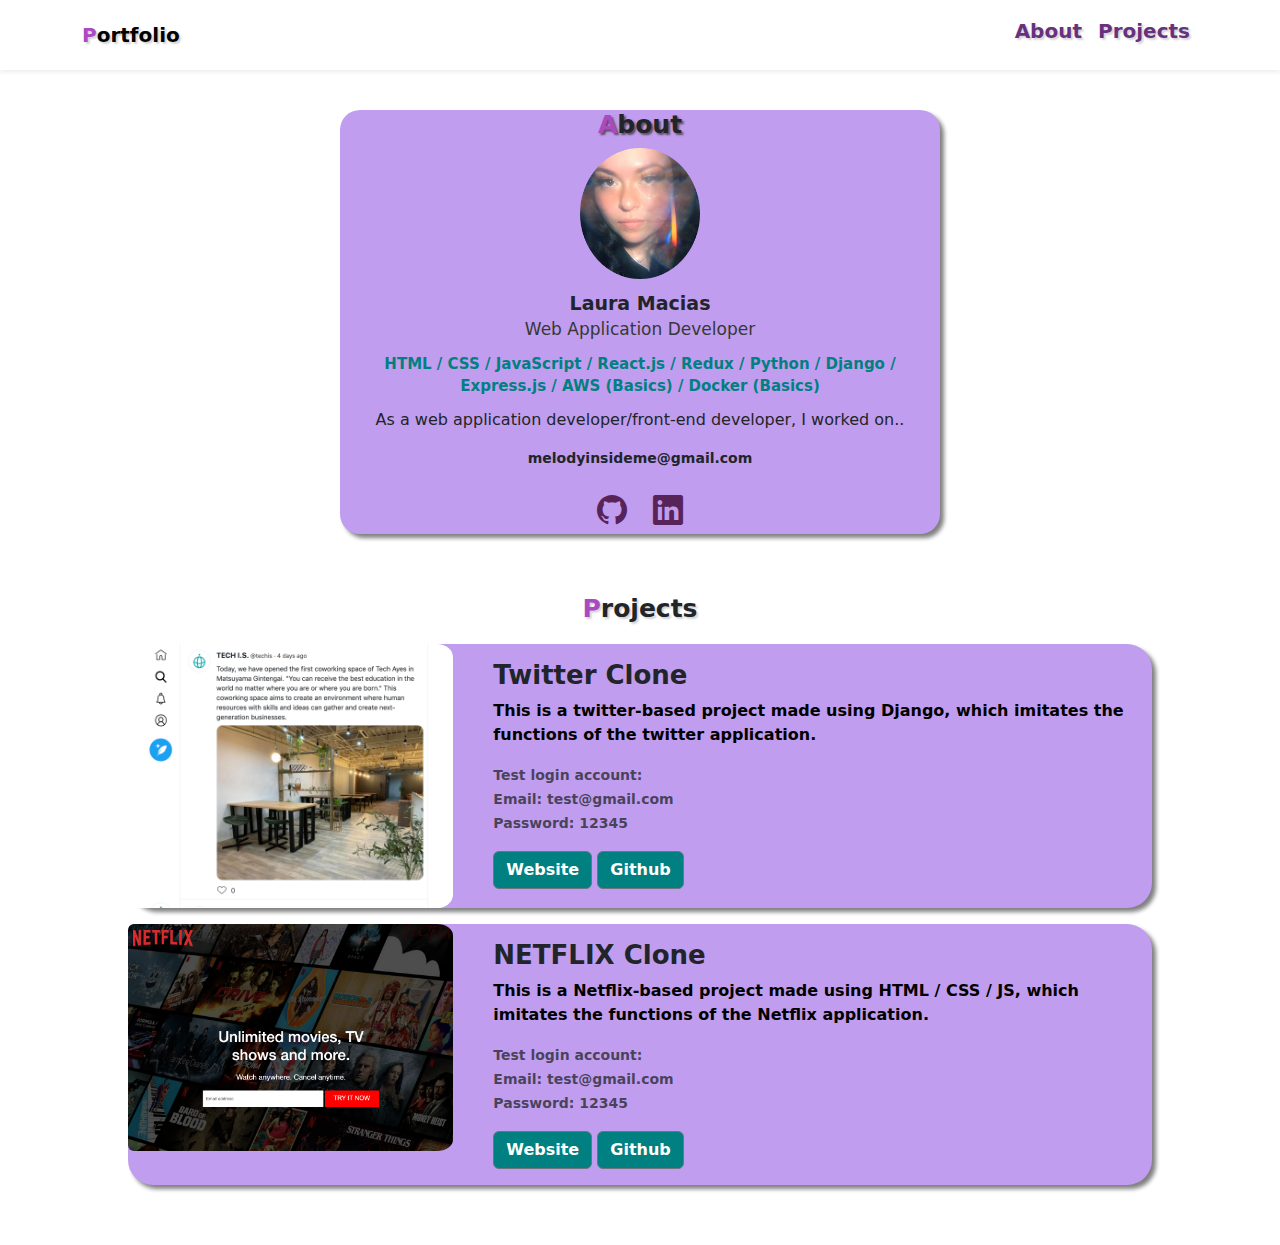
<file: portfolio.html>
<!DOCTYPE html>
<html lang="en">
<head>
    <meta charset="UTF-8">
    <meta http-equiv="X-UA-Compatible" content="IE=edge">
    <meta name="viewport" content="width=device-width, initial-scale=1.0">
    <link rel="stylesheet" href="https://cdn.jsdelivr.net/npm/bootstrap-icons@1.8.3/font/bootstrap-icons.css">
    <link href="https://fonts.googleapis.com/css2?family=Poppins:wght@100;200;300;400;600;700&display=swap" rel="stylesheet">
    <link rel="icon" type="image/png" href="./random/techis-logo.png">
    <title>My Portfolio</title>
    <link href="portstyle1.css" type="text/css" rel="stylesheet">
    <link href="https://cdn.jsdelivr.net/npm/bootstrap@5.2.0-beta1/dist/css/bootstrap.min.css" rel="stylesheet">

</head>
<body>
    <nav class="navbar navbar-expand-lg shadow-sm">
        <div class="container">
          <a class="navbar-brand title-icon" href="#"><span class="font-primary">P</span>ortfolio</a>
          <button class="navbar-toggler" type="button" data-bs-toggle="collapse" data-bs-target="#navbarToggler">
            <span class="navbar-toggler-icon"></span>
          </button>
          <div class="collapse navbar-collapse" id="navbarToggler">
            <ul class="navbar-nav ms-auto mb-2">
              <li class="nav-item">
                <a class="nav-link font-black" href="#about">About</a>
              </li>
              <li class="nav-item">
              <a class="nav-link font-black" href="#projects">Projects</a>
              </li>
            </ul>
          </div>
        </div>
      </nav>
    <div id="about">
          <h2><span class="font-primary">A</span>bout</h2>
          <img src="./Mask Group 1.png">
          <div class="name">Laura Macias</div>
          <div class="vocation">Web Application Developer</div>
          <div class="skills">HTML / CSS / JavaScript / React.js / Redux / Python / Django / Express.js / AWS (Basics) / Docker (Basics)</div>
            <p>As a web application developer/front-end developer, I worked on..</p>
          <div class="email">melodyinsideme@gmail.com</div>
          <div class="icons">
              <a href="https://github.com/maciasl1234" target="_blank"><i class="bi bi-github"></i></a>
              <a href="https://www.linkedin.com/in/laura-macias-009a3b1b0" target="_blank"><i class="bi bi-linkedin ms-3"></i></a>
    </div>
    </div>
    <div id="projects">
        <h2><span class="font-primary">P</span>rojects</h2>

        <div class="card mb-3">
            <div class="row">
              <div class="col-md-4">
                <img src="./project-twitter.png" class="img-fluid rounded-start" alt="twitter project">
              </div>
              <div class="col-md-8">
                <div class="card-body">
                  <h5 class="card-title">Twitter Clone</h5>
                  <p class="card-text">This is a twitter-based project made using Django, which imitates the functions of the twitter application.</p>
                  <p class="card-text"><small class="text-muted">
                      Test login account:<br>
                      Email: test@gmail.com<br>
                      Password: 12345
                  </small></p>
                  <a href="#" target="_blank" class="btn btn-secondary">Website</a> <!--heroku deployed link for the #-->
                  <a href="#" target="_blank" class="btn btn-secondary">Github</a> <!--Link to project on github-->
                </div>
              </div>
            </div>
          </div>

        <div class="card mb-3">
            <div class="row">
              <div class="col-md-4">
                <img src="./project-netflix.png" class="img-fluid rounded-start" alt="twitter project">
              </div>
              <div class="col-md-8">
                <div class="card-body">
                  <h5 class="card-title">NETFLIX Clone</h5>
                  <p class="card-text">This is a Netflix-based project made using HTML / CSS / JS, which imitates the functions of the Netflix application.</p>
                  <p class="card-text"><small class="text-muted">
                      Test login account:<br>
                      Email: test@gmail.com<br>
                      Password: 12345
                  </small></p>
                  <a href="#" target="_blank" class="btn btn-secondary">Website</a> <!--heroku deployed link for the #-->
                  <a href="#" target="_blank" class="btn btn-secondary">Github</a> <!--Link to project on github-->
                </div>
              </div>
            </div>
          </div>

    </div>
    
    <script src="https://cdn.jsdelivr.net/npm/bootstrap@5.2.0-beta1/dist/js/bootstrap.bundle.min.js"></script>
</body>
</html>
</file>
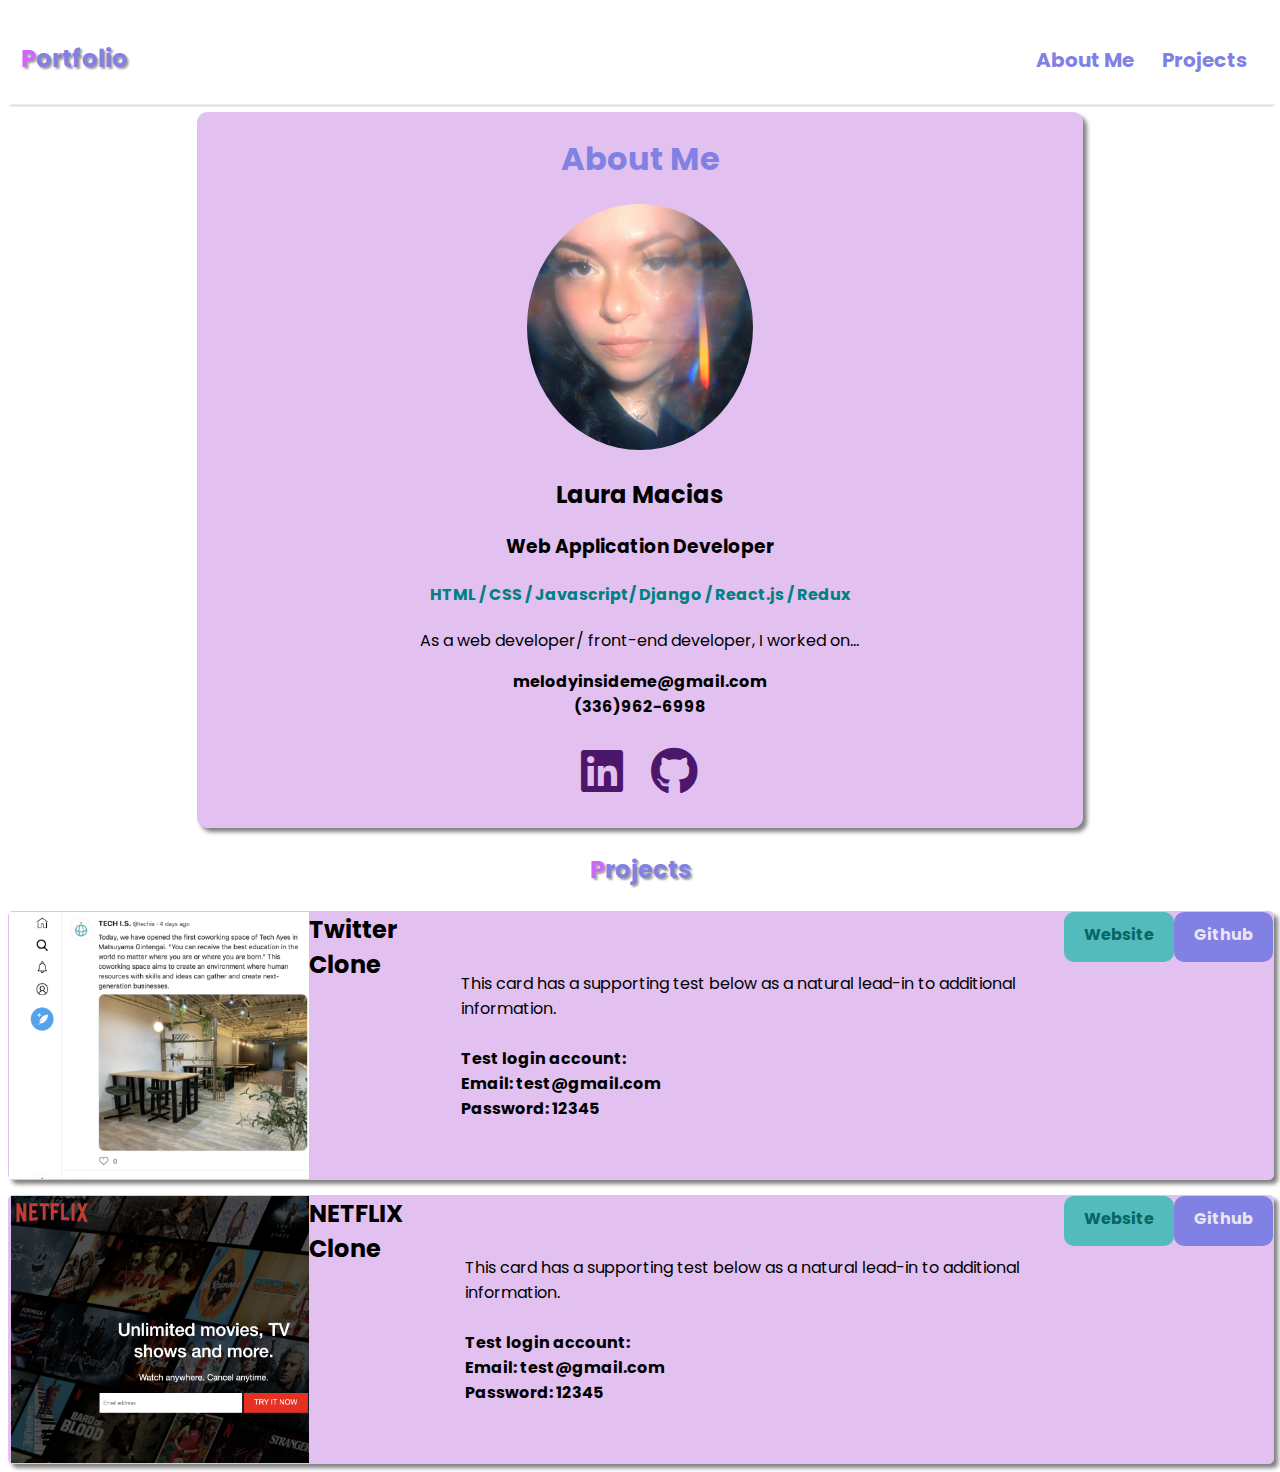
<file: random/portfolio.html>
<!DOCTYPE html>
<html lang="en">
<head>
    <meta charset="UTF-8">
    <meta http-equiv="X-UA-Compatible" content="IE=edge">
    <meta name="viewport" content="width=device-width, initial-scale=1.0">
    <link rel="icon" type="image/png" href="./techis-logo.png">
    <title>My Porfolio</title>
    <link href="portstyle.css" rel="stylesheet">
    <link href="https://fonts.googleapis.com/css2?family=Poppins:wght@100;200;300;400;600;700&display=swap" rel="stylesheet">
    <link href="https://cdnjs.cloudflare.com/ajax/libs/font-awesome/6.1.1/css/all.min.css" rel="stylesheet">
</head>

<body>
    <div class="nav-links" id="navLinks">
        <nav class="navbar">
            <h2 contenteditable><span style="color: #cc66ff">P</span>ortfolio</h2>
                <ul>
                    <li><a href="#aboutMe">About Me</a></li>
                    <li><a href="#projects">Projects</a></li>
                </ul>
            </div>
        </nav>
    </div>

    <hr>

    <section class="about" id="aboutMe">
        <h1>About Me</h1>
        <img src="../random/Mask Group 1.png" class="facepic">
        <h2>Laura Macias</h2>
        <h3>Web Application Developer</h3->
        <h4>HTML / CSS / Javascript/ Django / React.js / Redux</h4>
            <p>As a web developer/ front-end developer, I worked on...</p>
            <p class="contact">melodyinsideme@gmail.com <br> (336)962-6998</p>
            <a href=""><i class="fa-brands fa-linkedin fa-3x"></i></a>
            <a href=""><i class="fa-brands fa-github fa-3x"></i></a>
    </section>

    <!--Projects-->
    <section class="row" id="projects">
        <h3><span style="color: #cc66ff">P</span>rojects</h3>
            <div class="row1">
                <img src="./Scroll Group 1.png" class="image" id="img">
                <h2>Twitter Clone</h2>
                    <p>This card has a supporting test below as a natural lead-in to additional information.<br><br><strong>Test login account:<br>Email: test@gmail.com<br>Password: 12345</strong></p>
                    <a href="" class="web-btn" class="btns" id="buttons">Website</a>
                    <a href="" class="git-btn" class="btns" id="buttons">Github</a>
                    
            </div>
            <div class="row1">
                <img src="./Mask Group 2.png" class="image" id="img">
                <h2>NETFLIX Clone</h2>
                    <p>This card has a supporting test below as a natural lead-in to additional information.<br><br><strong>Test login account:<br>Email: test@gmail.com<br>Password: 12345</strong></p>
                    <a href="" class="web-btn" class="btns" id="buttons">Website</a>
                    <a href="" class="git-btn" class="btns" id="buttons">Github</a>
            </div>
    </section>
</body>
</html>
</file>
<file: portstyle1.css>
/* Common */

body {
    font-family: 'Poppins', sans-serif;
}

.font-primary {
    color: #aa49c2;
}

.title-icon {
    font-size: 20px;
    font-weight: bold;
}

p {
    font-size: 16px;
}

h2 {
    font-weight: bold;
    font-size: 23px;
    margin-bottom: 20px;
    text-shadow: 2px 2px 2px #5d4d64;
}

a.font-black {
    color: #000000 !important;
}

.navbar-brand {
    text-shadow: 2px 2px 2px lightgray;
}

.container .navbar-toggler {
    border: none;
    background-color: #c88ae6;
}

.navbar-collapse {
    background: #ffffff;
}

.navbar-collapse ul li a {
    font-weight: bold;
    color: #68317e !important;
    font-size: 20px;
    text-shadow: 2px 2px 2px lightgray;
}

/* About section */

#about {
    margin: 40px auto;
    max-width: 600px;
    text-align: center;
    background: #c09dee;
    border-radius: 20px;
    box-shadow: 4px 4px 4px gray;
}

#about img {
    width: 120px;
    margin-bottom: 10px;
}

#about .name {
    font-size: 19px;
    font-weight: bold;
}

#about .vocation {
    margin-bottom: 10px;
    font-size: 17px;
    color: #353838;
}

#about .skills {
    font-size: 15px;
    color: #008080;
    margin-bottom: 10px;
    font-weight: bold;
}

#about .email {
    margin-top: 14px;
    font-size: 14px;
    font-weight: bold;
}

#about .icons {
    margin-top: 20px;
    margin-bottom: 10px;
    font-size: 30px;
}

#about .icons a {
    color: #582358;
}

#about h2 {
    font-weight: bold;
    font-size: 25px;
}

/* Projects section */

#projects {
    margin: 60px auto;
    width: 80%;
}

#projects h2 {
    text-align: center;
    font-size: 25px;
    font-weight: bold;
    text-shadow: 2px 2px 2px lightgray;
    margin-bottom: 20px;
}

#projects .card .img-fluid {
    width: 100%;
    border-radius: 5%;
    max-width: 400px;
}

#projects .card {
    background: #c09dee;
    border: none;
    border-radius: 25px;
    box-shadow: 4px 4px 4px gray;
}

#projects .card-title {
    font-weight: bold;
    font-size: 26px;
}

#projects .card-text {
    font-weight: bold;
    color: #000000;
}

.card-body .btn {
    font-weight: bold;
    background-color: #008080;
}
</file>
<file: random/portstyle.css>
* {
    font-family: 'Poppins', sans-serif;
}

.about {
    background-color: #e2c1f0;
    margin: auto;
    width: 70%;
    border: 1px solid #e2c1f0;
    border-radius: 10px;
    text-align: center;
    box-shadow: 4px 4px 4px gray;
}

nav {
    display: flex;
    padding: 1% 1%;
    justify-content: space-between;
}

.nav-links ul li {
    list-style: none;
    display: inline-block;
    padding: 8px 12px;
    position: relative;
}

.nav-links ul li a {
    color: #8181e4;
    text-decoration: none;
    font-size: 20px;
    font-weight: bold;
}

.nav-links ul li::after {
    content: '';
    width: 0%;
    height: 2px;
    background: #cc66ff;
    display: block;
    margin: auto;
    transition: 0.5s;
}

.nav-links ul li:hover::after {
    width: 100%;
}

.navbar h2 {
    color: #8181e4;
    text-shadow: 2px 2px 2px #a39f9f;
}

hr {
    border: 0;
    border-top: 1px solid white;
    margin-top: -10px;
    box-shadow: 2px 2px 2px #b8b5b5;
}

.about h1 {
    color: #8181e4;
}

.about h4 {
    color: #008080;
}

.contact {
    font-weight: bold;
}

.fa-brands {
    cursor: pointer;
    color: #4c166b;
    margin-bottom: 20px;
    padding: 12px;
}

/* Projects */

.row {
    display: block;
    align-items: center;

}

.row1 {
    background-color: #e2c1f0;
    margin-top: 15px;
    width: 100%;
    border: 1px solid #e2c1f0;
    border-radius: 5px;
    box-shadow: 4px 4px 4px gray;
    display: flex;
    position: relative;
    justify-content: space-around;
}

.row1 .image {
    position: relative;
    align-self: left;
    width: 300px;
}

.row1 h2 {
    display: inline-block;
    margin-top: 0;
    position: relative;
}

.row1 p {
    position: relative;
    margin: auto;
}

.row h3 {
    text-align: center;
    text-shadow: 2px 2px 2px #a5a4a4;
    font-size: 24px;
    color: #8181e4;
}

#buttons {
    border: none;
    border-radius: 10px;
    padding: 10px 20px;
    text-align: center;
    text-decoration: none;
    font-size: 16px;
    cursor: pointer;
    height: 30px;
    font-weight: bold;
}

.row1 h2 p .btns {
    top: 20%;
}

.web-btn {
    color: #066666;
    background-color: #53bbbb;
}

.git-btn {
    color: #eae6f0;
    background-color: #8181e4;
}

@media screen and (min-width: 320px) and (orientation: portrait) {
    .about {
        width: 100%;
    }
    .row1 {
        flex-direction: column;
        position: relative;
    }
    .row1 .image {
        width: 50%;
        align-items: center;
    }
    .row1 .p {
        position: relative;
    }
}

@media screen and (min-width: 320px) and (orientation: landscape) {
    
}
</file>
